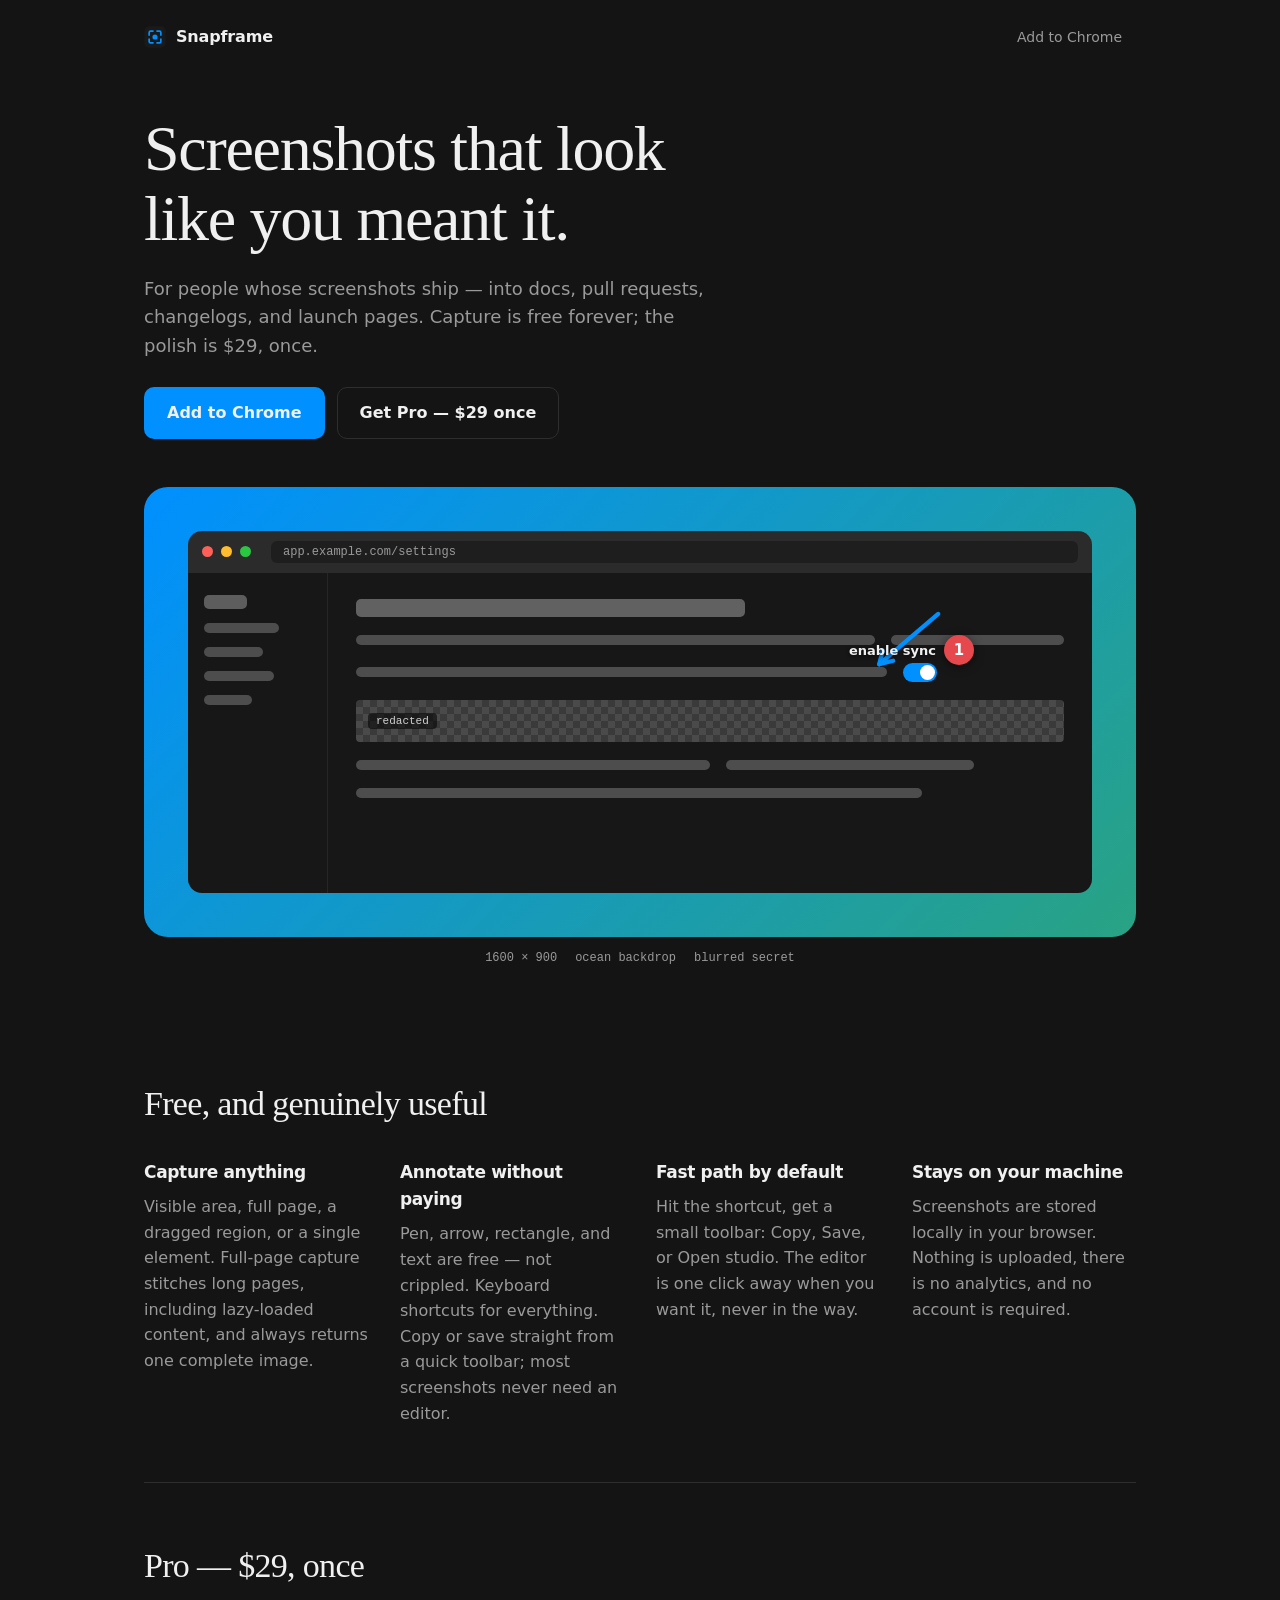
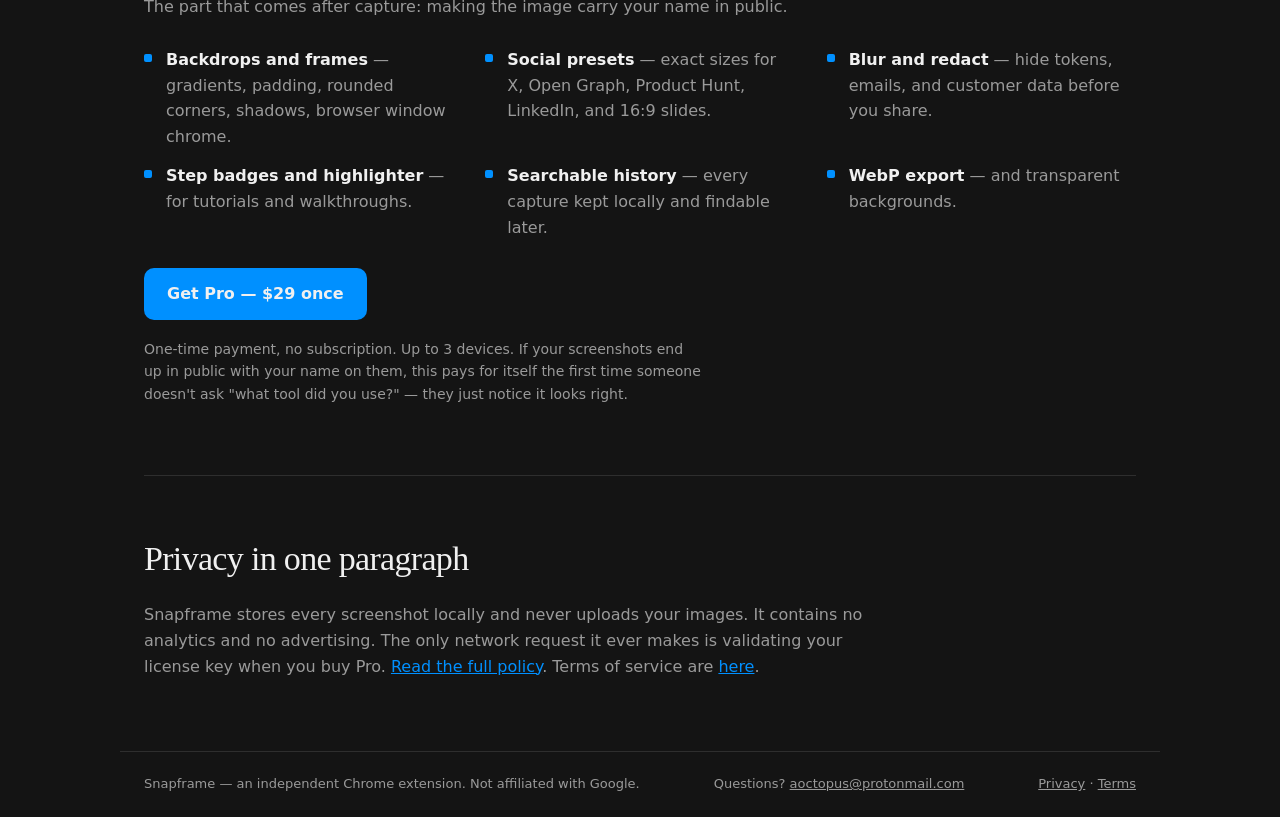
<file: index.html>
<!doctype html>
<html lang="en">
<head>
<meta charset="utf-8">
<meta name="viewport" content="width=device-width, initial-scale=1">
<title>Snapframe — screenshots that look like you meant it</title>
<meta name="description" content="Chrome extension: capture full pages, blur secrets, add frames and social presets. Free capture and annotation; Pro is $29 once.">
<link rel="icon" href="favicon.png" type="image/png">
<link rel="stylesheet" href="style.css">
</head>
<body>

<header class="top">
  <a class="brand" href="./">
    <svg width="22" height="22" viewBox="0 0 128 128" aria-hidden="true">
      <rect x="2" y="2" width="124" height="124" rx="26" fill="#1a1a1a"/>
      <g stroke="#0090ff" stroke-width="10" fill="none">
        <path d="M30 56 V38 a8 8 0 0 1 8-8 H56"/>
        <path d="M72 30 h18 a8 8 0 0 1 8 8 v18"/>
        <path d="M98 72 v18 a8 8 0 0 1-8 8 H72"/>
        <path d="M56 98 H38 a8 8 0 0 1-8-8 V72"/>
      </g>
      <circle cx="64" cy="64" r="15" fill="#0090ff"/>
    </svg>
    <span>Snapframe</span>
  </a>
  <!-- TODO: replace # with the Chrome Web Store listing URL after publish -->
  <a class="store-link" href="#">Add to Chrome</a>
</header>

<main>

<section class="hero">
  <h1>Screenshots that look<br>like you meant it.</h1>
  <p class="lede">
    For people whose screenshots ship — into docs, pull requests, changelogs,
    and launch pages. Capture is free forever; the polish is&nbsp;$29, once.
  </p>
  <p class="actions">
    <!-- TODO: replace # with the Chrome Web Store listing URL after publish -->
    <a class="btn primary" href="#">Add to Chrome</a>
    <!-- TODO: replace # with the Creem checkout URL after deployment -->
    <a class="btn" href="#">Get Pro — $29 once</a>
  </p>

  <figure class="demo" aria-label="A raw capture, framed and redacted by Snapframe">
    <div class="demo-shot" role="img">
      <div class="shot-chrome" aria-hidden="true">
        <i></i><i></i><i></i>
        <span class="shot-url">app.example.com/settings</span>
      </div>
      <div class="shot-body">
        <div class="fake-sidebar">
          <b class="w40"></b><b class="w70"></b><b class="w55"></b><b class="w65"></b><b class="w45"></b>
        </div>
        <div class="fake-main">
          <b class="w60 big"></b>
          <div class="fake-row"><b class="w90"></b><b class="w30"></b></div>
          <div class="fake-row"><b class="w75"></b>
            <span class="fake-toggle" aria-hidden="true"><i></i></span>
          </div>
          <div class="fake-secret" aria-hidden="true">
            <span class="callout">redacted</span>
          </div>
          <div class="fake-row"><b class="w50"></b><b class="w35"></b></div>
          <div class="fake-row"><b class="w80"></b></div>
          <svg class="anno-arrow" viewBox="0 0 120 90" aria-hidden="true">
            <path d="M96 8 L28 66" />
            <path d="M28 66 l4-16 m-4 16 l16-4" />
          </svg>
          <span class="step-badge" aria-hidden="true">1</span>
          <span class="anno-label" aria-hidden="true">enable sync</span>
        </div>
      </div>
    </div>
    <figcaption class="demo-cap">
      <span>1600 × 900</span><span>ocean backdrop</span><span>blurred secret</span>
    </figcaption>
  </figure>
</section>

<section class="split" id="free">
  <h2>Free, and genuinely useful</h2>
  <div class="split-grid">
    <div>
      <h3>Capture anything</h3>
      <p>Visible area, full page, a dragged region, or a single element.
         Full-page capture stitches long pages, including lazy-loaded content,
         and always returns one complete image.</p>
    </div>
    <div>
      <h3>Annotate without paying</h3>
      <p>Pen, arrow, rectangle, and text are free — not crippled. Keyboard
         shortcuts for everything. Copy or save straight from a quick toolbar;
         most screenshots never need an editor.</p>
    </div>
    <div>
      <h3>Fast path by default</h3>
      <p>Hit the shortcut, get a small toolbar: Copy, Save, or Open studio.
         The editor is one click away when you want it, never in the way.</p>
    </div>
    <div>
      <h3>Stays on your machine</h3>
      <p>Screenshots are stored locally in your browser. Nothing is uploaded,
         there is no analytics, and no account is required.</p>
    </div>
  </div>
</section>

<section class="pro" id="pro">
  <h2>Pro — $29, once</h2>
  <p class="pro-lede">The part that comes after capture: making the image
     carry your name in public.</p>
  <ul class="pro-list">
    <li><strong>Backdrops and frames</strong> — gradients, padding, rounded
        corners, shadows, browser window chrome.</li>
    <li><strong>Social presets</strong> — exact sizes for X, Open Graph,
        Product Hunt, LinkedIn, and 16:9 slides.</li>
    <li><strong>Blur and redact</strong> — hide tokens, emails, and customer
        data before you share.</li>
    <li><strong>Step badges and highlighter</strong> — for tutorials and
        walkthroughs.</li>
    <li><strong>Searchable history</strong> — every capture kept locally and
        findable later.</li>
    <li><strong>WebP export</strong> — and transparent backgrounds.</li>
  </ul>
  <!-- TODO: replace # with the Creem checkout URL after deployment -->
  <p class="actions"><a class="btn primary" href="#">Get Pro — $29 once</a></p>
  <p class="fineprint">One-time payment, no subscription. Up to 3 devices.
     If your screenshots end up in public with your name on them, this pays
     for itself the first time someone doesn't ask "what tool did you use?"
     — they just notice it looks right.</p>
</section>

<section class="privacy" id="privacy">
  <h2>Privacy in one paragraph</h2>
  <p>Snapframe stores every screenshot locally and never uploads your images.
     It contains no analytics and no advertising. The only network request it
     ever makes is validating your license key when you buy Pro.
     <a href="privacy.html">Read the full policy</a>.
     Terms of service are <a href="terms.html">here</a>.</p>
</section>

</main>

<footer class="foot">
  <span>Snapframe — an independent Chrome extension. Not affiliated with Google.</span>
  <span>
    Questions? <a href="mailto:aoctopus@protonmail.com">aoctopus@protonmail.com</a>
  </span>
  <span>
    <a href="privacy.html">Privacy</a> · <a href="terms.html">Terms</a>
  </span>
</footer>

</body>
</html>
</file>
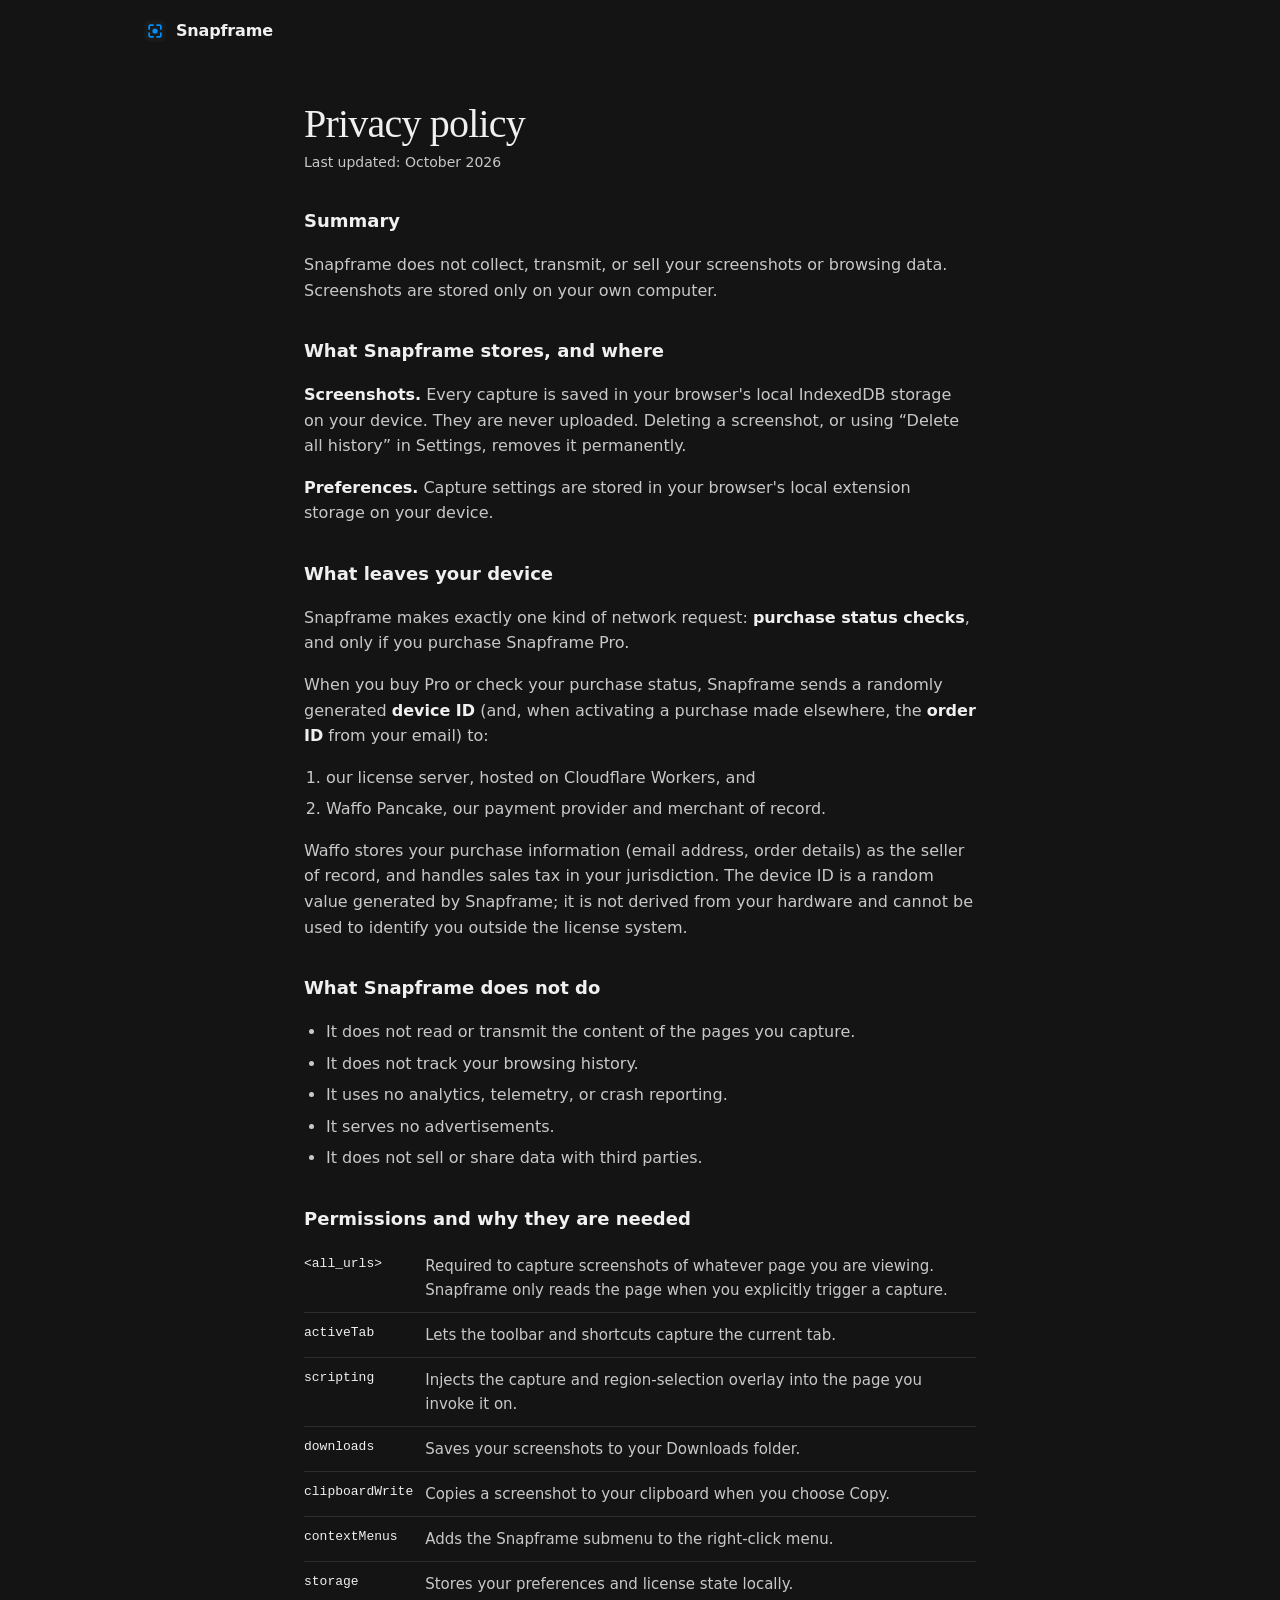
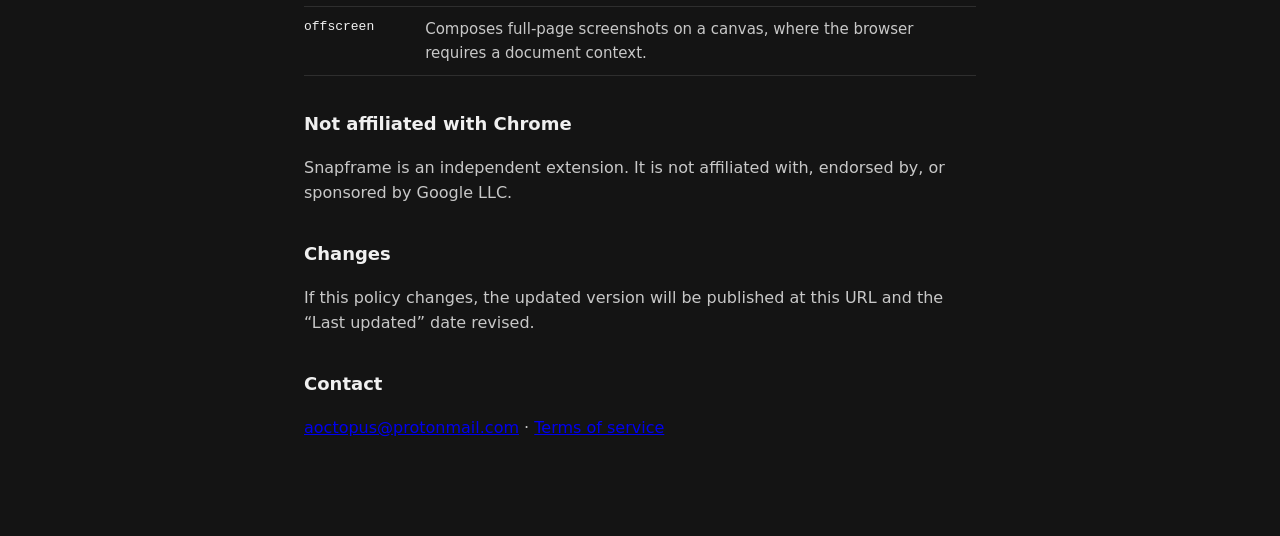
<file: privacy.html>
<!doctype html>
<html lang="en">
<head>
<meta charset="utf-8">
<meta name="viewport" content="width=device-width, initial-scale=1">
<title>Privacy policy — Snapframe</title>
<link rel="icon" href="favicon.png" type="image/png">
<link rel="stylesheet" href="style.css">
</head>
<body>

<header class="top">
  <a class="brand" href="./">
    <svg width="22" height="22" viewBox="0 0 128 128" aria-hidden="true">
      <rect x="2" y="2" width="124" height="124" rx="26" fill="#1a1a1a"/>
      <g stroke="#0090ff" stroke-width="10" fill="none">
        <path d="M30 56 V38 a8 8 0 0 1 8-8 H56"/>
        <path d="M72 30 h18 a8 8 0 0 1 8 8 v18"/>
        <path d="M98 72 v18 a8 8 0 0 1-8 8 H72"/>
        <path d="M56 98 H38 a8 8 0 0 1-8-8 V72"/>
      </g>
      <circle cx="64" cy="64" r="15" fill="#0090ff"/>
    </svg>
    <span>Snapframe</span>
  </a>
</header>

<main class="doc">
  <h1>Privacy policy</h1>
  <p class="doc-date">Last updated: October 2026</p>

  <h2>Summary</h2>
  <p>Snapframe does not collect, transmit, or sell your screenshots or browsing
     data. Screenshots are stored only on your own computer.</p>

  <h2>What Snapframe stores, and where</h2>
  <p><strong>Screenshots.</strong> Every capture is saved in your browser's
     local IndexedDB storage on your device. They are never uploaded. Deleting
     a screenshot, or using “Delete all history” in Settings, removes it
     permanently.</p>
  <p><strong>Preferences.</strong> Capture settings are stored in your
     browser's local extension storage on your device.</p>

  <h2>What leaves your device</h2>
  <p>Snapframe makes exactly one kind of network request: <strong>purchase
     status checks</strong>, and only if you purchase Snapframe Pro.</p>
  <p>When you buy Pro or check your purchase status, Snapframe sends a
     randomly generated <strong>device ID</strong> (and, when activating a
     purchase made elsewhere, the <strong>order ID</strong> from your email)
     to:</p>
  <ol>
    <li>our license server, hosted on Cloudflare Workers, and</li>
    <li>Waffo Pancake, our payment provider and merchant of record.</li>
  </ol>
  <p>Waffo stores your purchase information (email address, order details) as
     the seller of record, and handles sales tax in your jurisdiction. The
     device ID is a random value generated by Snapframe; it is not derived
     from your hardware and cannot be used to identify you outside the
     license system.</p>

  <h2>What Snapframe does not do</h2>
  <ul>
    <li>It does not read or transmit the content of the pages you capture.</li>
    <li>It does not track your browsing history.</li>
    <li>It uses no analytics, telemetry, or crash reporting.</li>
    <li>It serves no advertisements.</li>
    <li>It does not sell or share data with third parties.</li>
  </ul>

  <h2>Permissions and why they are needed</h2>
  <table class="perm">
    <tr><th scope="row">&lt;all_urls&gt;</th>
        <td>Required to capture screenshots of whatever page you are viewing.
            Snapframe only reads the page when you explicitly trigger a
            capture.</td></tr>
    <tr><th scope="row">activeTab</th>
        <td>Lets the toolbar and shortcuts capture the current tab.</td></tr>
    <tr><th scope="row">scripting</th>
        <td>Injects the capture and region-selection overlay into the page you
            invoke it on.</td></tr>
    <tr><th scope="row">downloads</th>
        <td>Saves your screenshots to your Downloads folder.</td></tr>
    <tr><th scope="row">clipboardWrite</th>
        <td>Copies a screenshot to your clipboard when you choose Copy.</td></tr>
    <tr><th scope="row">contextMenus</th>
        <td>Adds the Snapframe submenu to the right-click menu.</td></tr>
    <tr><th scope="row">storage</th>
        <td>Stores your preferences and license state locally.</td></tr>
    <tr><th scope="row">offscreen</th>
        <td>Composes full-page screenshots on a canvas, where the browser
            requires a document context.</td></tr>
  </table>

  <h2>Not affiliated with Chrome</h2>
  <p>Snapframe is an independent extension. It is not affiliated with,
     endorsed by, or sponsored by Google LLC.</p>

  <h2>Changes</h2>
  <p>If this policy changes, the updated version will be published at this
     URL and the “Last updated” date revised.</p>

  <h2>Contact</h2>
  <p><a href="mailto:aoctopus@protonmail.com">aoctopus@protonmail.com</a>
     · <a href="terms.html">Terms of service</a></p>
</main>

</body>
</html>
</file>
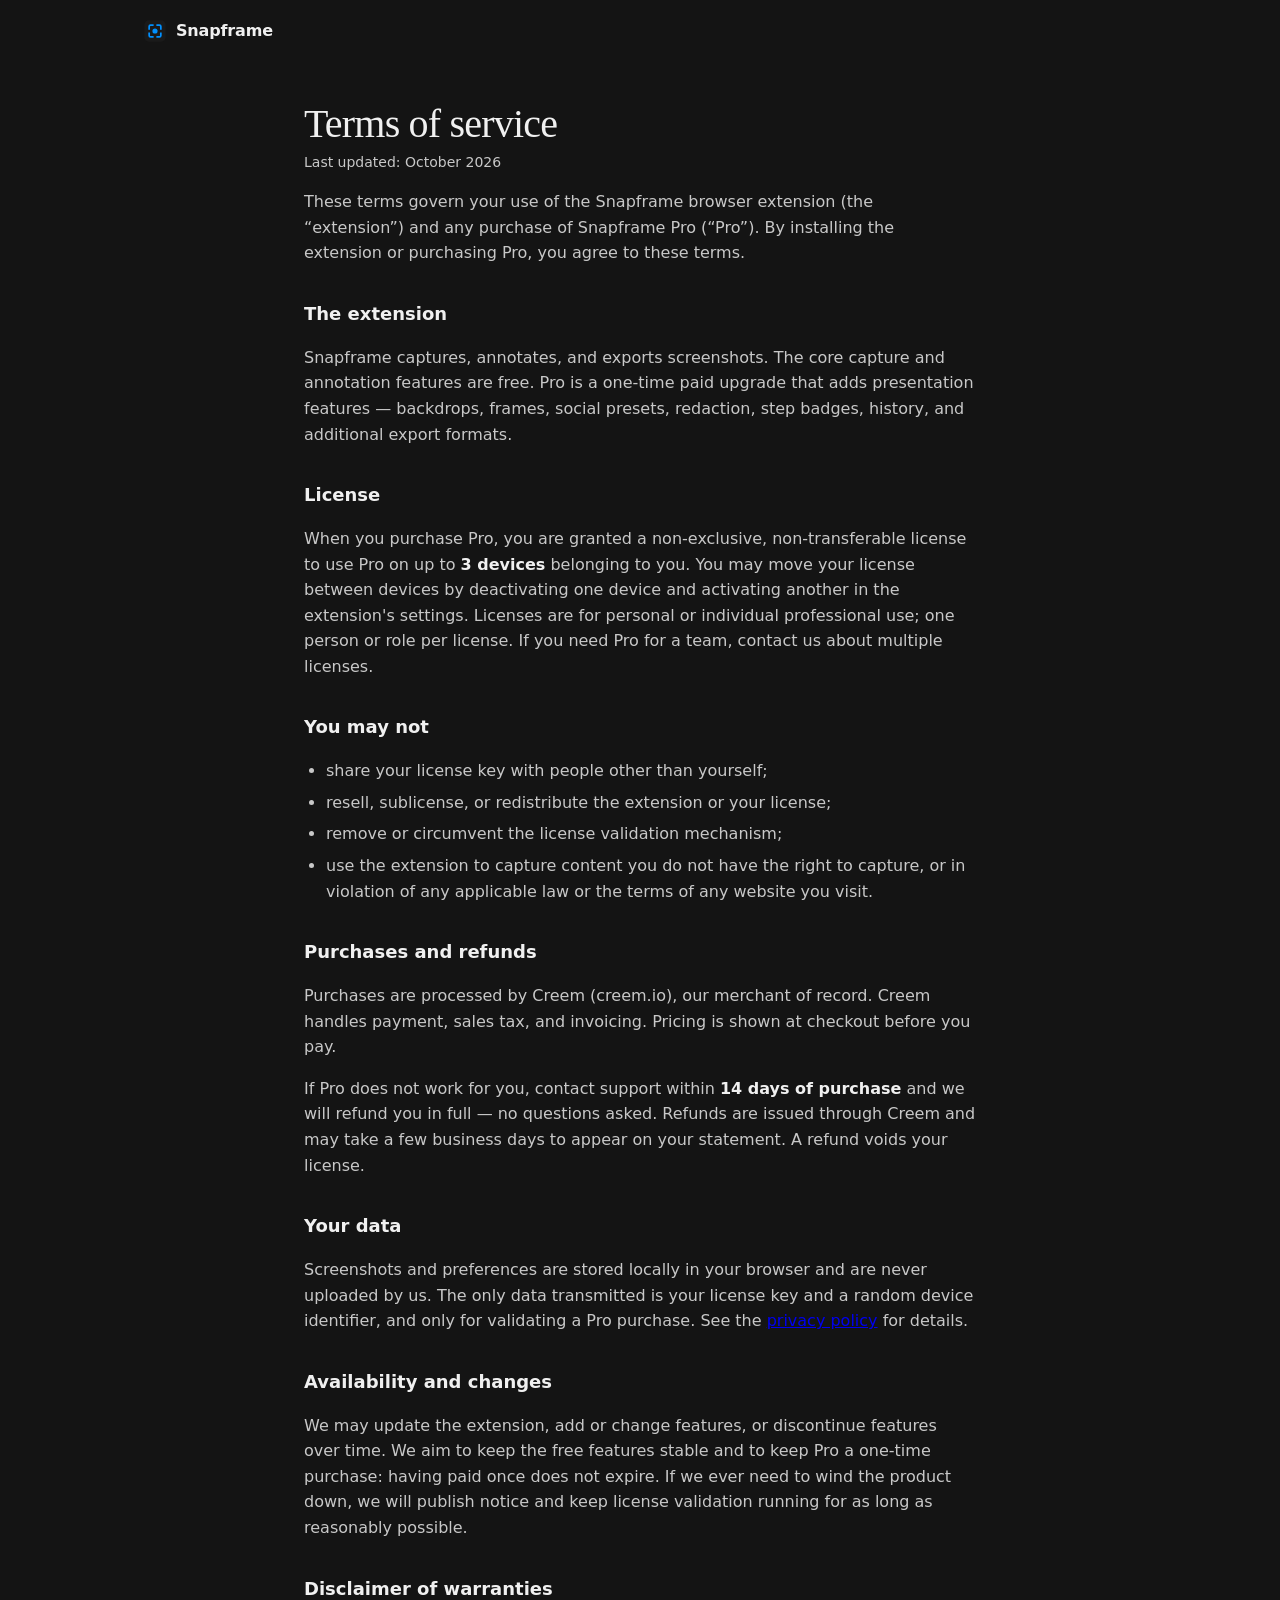
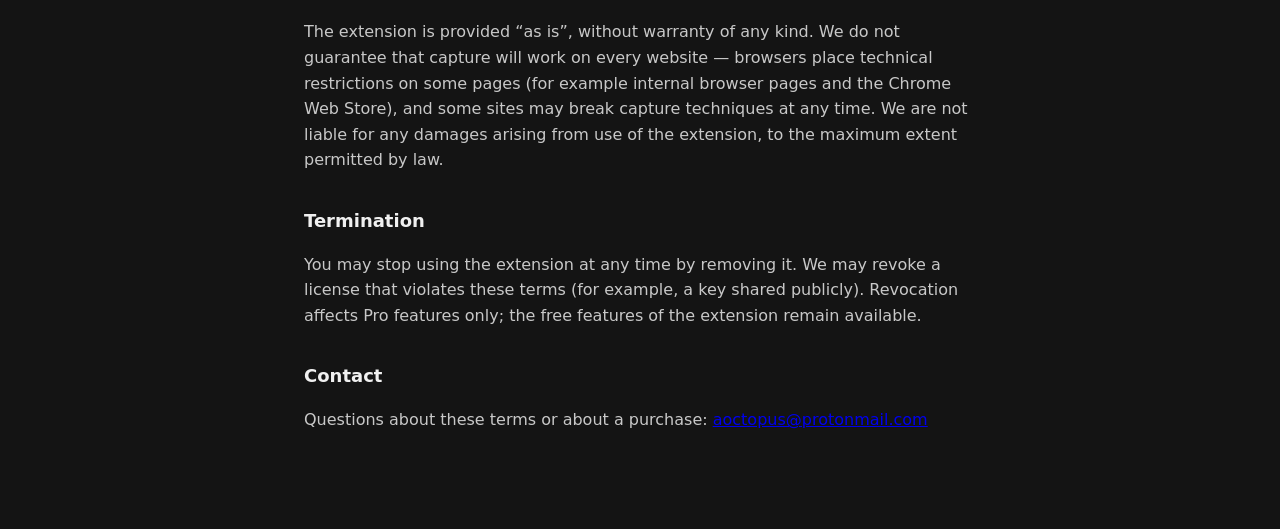
<file: terms.html>
<!doctype html>
<html lang="en">
<head>
<meta charset="utf-8">
<meta name="viewport" content="width=device-width, initial-scale=1">
<title>Terms of service — Snapframe</title>
<link rel="icon" href="favicon.png" type="image/png">
<link rel="stylesheet" href="style.css">
</head>
<body>

<header class="top">
  <a class="brand" href="./">
    <svg width="22" height="22" viewBox="0 0 128 128" aria-hidden="true">
      <rect x="2" y="2" width="124" height="124" rx="26" fill="#1a1a1a"/>
      <g stroke="#0090ff" stroke-width="10" fill="none">
        <path d="M30 56 V38 a8 8 0 0 1 8-8 H56"/>
        <path d="M72 30 h18 a8 8 0 0 1 8 8 v18"/>
        <path d="M98 72 v18 a8 8 0 0 1-8 8 H72"/>
        <path d="M56 98 H38 a8 8 0 0 1-8-8 V72"/>
      </g>
      <circle cx="64" cy="64" r="15" fill="#0090ff"/>
    </svg>
    <span>Snapframe</span>
  </a>
</header>

<main class="doc">
  <h1>Terms of service</h1>
  <p class="doc-date">Last updated: October 2026</p>

  <p>These terms govern your use of the Snapframe browser extension (the
     “extension”) and any purchase of Snapframe Pro (“Pro”). By installing the
     extension or purchasing Pro, you agree to these terms.</p>

  <h2>The extension</h2>
  <p>Snapframe captures, annotates, and exports screenshots. The core capture
     and annotation features are free. Pro is a one-time paid upgrade that
     adds presentation features — backdrops, frames, social presets,
     redaction, step badges, history, and additional export formats.</p>

  <h2>License</h2>
  <p>When you purchase Pro, you are granted a non-exclusive,
     non-transferable license to use Pro on up to <strong>3 devices</strong>
     belonging to you. You may move your license between devices by
     deactivating one device and activating another in the extension's
     settings. Licenses are for personal or individual professional use; one
     person or role per license. If you need Pro for a team, contact us about
     multiple licenses.</p>

  <h2>You may not</h2>
  <ul>
    <li>share your license key with people other than yourself;</li>
    <li>resell, sublicense, or redistribute the extension or your license;</li>
    <li>remove or circumvent the license validation mechanism;</li>
    <li>use the extension to capture content you do not have the right to
        capture, or in violation of any applicable law or the terms of any
        website you visit.</li>
  </ul>

  <h2>Purchases and refunds</h2>
  <p>Purchases are processed by Creem (creem.io), our merchant of record.
     Creem handles payment, sales tax, and invoicing. Pricing is shown at
     checkout before you pay.</p>
  <p>If Pro does not work for you, contact support within
     <strong>14 days of purchase</strong> and we will refund you in full —
     no questions asked. Refunds are issued through Creem and may take a few
     business days to appear on your statement. A refund voids your license.</p>

  <h2>Your data</h2>
  <p>Screenshots and preferences are stored locally in your browser and are
     never uploaded by us. The only data transmitted is your license key and
     a random device identifier, and only for validating a Pro purchase.
     See the <a href="privacy.html">privacy policy</a> for details.</p>

  <h2>Availability and changes</h2>
  <p>We may update the extension, add or change features, or discontinue
     features over time. We aim to keep the free features stable and to
     keep Pro a one-time purchase: having paid once does not expire.
     If we ever need to wind the product down, we will publish notice and
     keep license validation running for as long as reasonably possible.</p>

  <h2>Disclaimer of warranties</h2>
  <p>The extension is provided “as is”, without warranty of any kind. We do
     not guarantee that capture will work on every website — browsers place
     technical restrictions on some pages (for example internal browser
     pages and the Chrome Web Store), and some sites may break capture
     techniques at any time. We are not liable for any damages arising from
     use of the extension, to the maximum extent permitted by law.</p>

  <h2>Termination</h2>
  <p>You may stop using the extension at any time by removing it. We may
     revoke a license that violates these terms (for example, a key shared
     publicly). Revocation affects Pro features only; the free features of
     the extension remain available.</p>

  <h2>Contact</h2>
  <p>Questions about these terms or about a purchase:
     <a href="mailto:aoctopus@protonmail.com">aoctopus@protonmail.com</a></p>
</main>

</body>
</html>
</file>
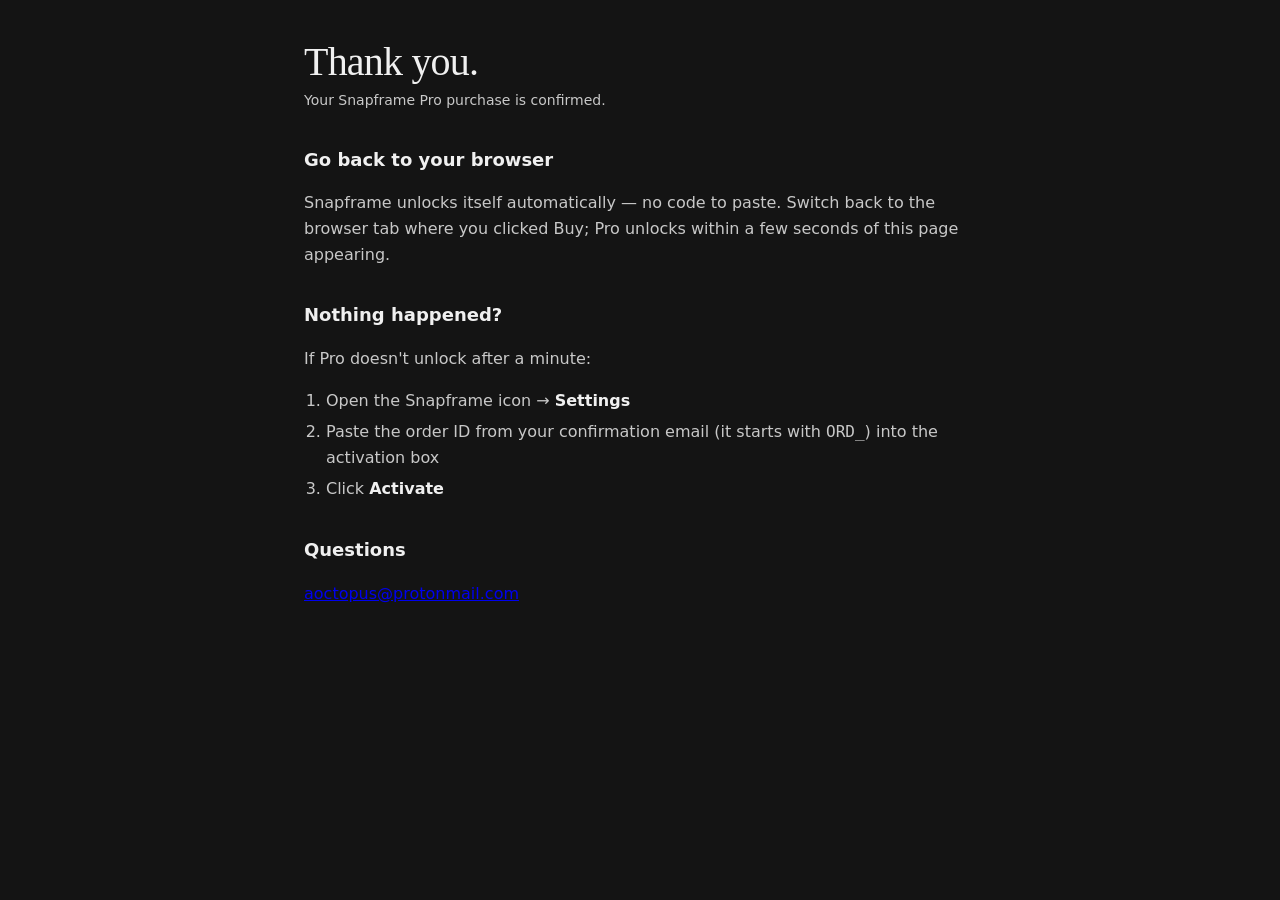
<file: thank-you.html>
<!doctype html>
<html lang="en">
<head>
<meta charset="utf-8">
<meta name="viewport" content="width=device-width, initial-scale=1">
<title>Thank you — Snapframe Pro</title>
<link rel="icon" href="favicon.png" type="image/png">
<link rel="stylesheet" href="style.css">
</head>
<body>

<main class="doc">
  <h1>Thank you.</h1>
  <p class="doc-date">Your Snapframe Pro purchase is confirmed.</p>

  <h2>Go back to your browser</h2>
  <p>Snapframe unlocks itself automatically — no code to paste.
     Switch back to the browser tab where you clicked Buy; Pro unlocks
     within a few seconds of this page appearing.</p>

  <h2>Nothing happened?</h2>
  <p>If Pro doesn't unlock after a minute:</p>
  <ol>
    <li>Open the Snapframe icon → <strong>Settings</strong></li>
    <li>Paste the order ID from your confirmation email
        (it starts with <code>ORD_</code>) into the activation box</li>
    <li>Click <strong>Activate</strong></li>
  </ol>

  <h2>Questions</h2>
  <p><a href="mailto:aoctopus@protonmail.com">aoctopus@protonmail.com</a></p>
</main>

</body>
</html>
</file>
<file: style.css>
/* Snapframe landing — one page, one accent, one memorable thing: the demo shot. */

:root {
  --bg: #141414;
  --panel: #1c1c1c;
  --line: #2e2e2e;
  --text: #f0f0f0;
  --muted: #9a9a9a;
  --accent: #0090ff;
  --accent-press: #0077d4;
  --serif: Georgia, 'Times New Roman', serif;
  --sans: system-ui, -apple-system, sans-serif;
  --mono: ui-monospace, 'SF Mono', Menlo, monospace;
}

* { box-sizing: border-box; }

html { scroll-behavior: smooth; }

body {
  margin: 0;
  background: var(--bg);
  color: var(--text);
  font: 16px/1.6 var(--sans);
}

/* ---------- chrome ---------- */

.top {
  display: flex;
  align-items: center;
  justify-content: space-between;
  max-width: 1040px;
  margin: 0 auto;
  padding: 18px 24px;
}

.brand {
  display: flex;
  align-items: center;
  gap: 10px;
  color: var(--text);
  text-decoration: none;
  font-weight: 700;
  letter-spacing: -0.01em;
}

.store-link {
  color: var(--muted);
  text-decoration: none;
  font-size: 14px;
  padding: 8px 14px;
  border-radius: 8px;
  transition: background 0.15s, color 0.15s;
}

.store-link:hover { background: var(--panel); color: var(--text); }

main { max-width: 1040px; margin: 0 auto; padding: 0 24px; }

section { padding: 56px 0; }

h1, h2, h3 { letter-spacing: -0.02em; margin: 0; }

/* ---------- hero ---------- */

.hero { padding-top: 40px; }

h1 {
  font-family: var(--serif);
  font-weight: 400;
  font-size: clamp(40px, 6.5vw, 64px);
  line-height: 1.08;
}

.lede {
  max-width: 560px;
  color: var(--muted);
  font-size: 18px;
  margin: 22px 0 26px;
}

.actions { display: flex; gap: 12px; flex-wrap: wrap; margin: 0; }

.btn {
  display: inline-block;
  padding: 12px 22px;
  border-radius: 10px;
  border: 1px solid var(--line);
  color: var(--text);
  text-decoration: none;
  font-weight: 600;
  transition: background 0.15s, border-color 0.15s;
}

.btn:hover { background: var(--panel); }

.btn.primary {
  background: var(--accent);
  border-color: transparent;
}

.btn.primary:hover { background: var(--accent-press); }

/* ---------- the demo shot ---------- */

.demo { margin: 48px 0 0; }

.demo-shot {
  background: linear-gradient(135deg, #0090ff 0%, #29a383 100%);
  border-radius: 24px;
  padding: clamp(20px, 4vw, 44px);
}

.shot-chrome {
  display: flex;
  align-items: center;
  gap: 8px;
  background: #2b2b2b;
  border-radius: 14px 14px 0 0;
  padding: 10px 14px;
}

.shot-chrome i {
  width: 11px;
  height: 11px;
  border-radius: 50%;
  background: #ff5f57;
}
.shot-chrome i:nth-child(2) { background: #febc2e; }
.shot-chrome i:nth-child(3) { background: #28c840; }

.shot-url {
  flex: 1;
  margin-left: 12px;
  background: #1e1e1e;
  border-radius: 6px;
  padding: 5px 12px;
  color: var(--muted);
  font: 12px/1 var(--mono);
}

.shot-body {
  display: flex;
  background: #171717;
  border-radius: 0 0 14px 14px;
  min-height: 320px;
}

.fake-sidebar {
  width: 140px;
  border-right: 1px solid #262626;
  padding: 22px 16px;
  display: flex;
  flex-direction: column;
  gap: 14px;
}

.fake-sidebar b, .fake-main b {
  display: block;
  height: 10px;
  border-radius: 5px;
  background: #4d4d4d;
}

.fake-sidebar b:first-child { height: 14px; background: #5d5d5d; }

.fake-main {
  flex: 1;
  position: relative;
  padding: 26px 28px;
  display: flex;
  flex-direction: column;
  gap: 18px;
}

.fake-main .big { height: 18px; width: 55%; background: #616161; }

.fake-row {
  display: flex;
  align-items: center;
  gap: 16px;
}

.w30 { width: 30%; }
.w35 { width: 35%; }
.w40 { width: 40%; }
.w45 { width: 45%; }
.w50 { width: 50%; }
.w55 { width: 55%; }
.w60 { width: 60%; }
.w65 { width: 65%; }
.w70 { width: 70%; }
.w75 { width: 75%; }
.w80 { width: 80%; }
.w90 { width: 90%; }

.fake-toggle {
  width: 34px;
  height: 19px;
  border-radius: 10px;
  background: var(--accent);
  position: relative;
  display: inline-block;
}

.fake-toggle i {
  position: absolute;
  right: 2px;
  top: 2px;
  width: 15px;
  height: 15px;
  border-radius: 50%;
  background: #fff;
}

/* redacted block: pixelated look via stacked squares */
.fake-secret {
  height: 42px;
  border-radius: 4px;
  background:
    conic-gradient(#4a4a4a 25%, #3a3a3a 0 50%, #4a4a4a 0 75%, #3a3a3a 0) 0 0 / 14px 14px;
  position: relative;
}

.fake-secret .callout {
  position: absolute;
  top: 50%;
  left: 12px;
  transform: translateY(-50%);
  font: 11px var(--mono);
  color: #cfcfcf;
  background: rgba(0, 0, 0, 0.55);
  padding: 2px 8px;
  border-radius: 4px;
}

.anno-arrow {
  position: absolute;
  right: 120px;
  top: 34px;
  width: 130px;
  height: 78px;
}

.anno-arrow path {
  stroke: var(--accent);
  stroke-width: 5;
  fill: none;
  stroke-linecap: round;
}

.step-badge {
  position: absolute;
  right: 118px;
  top: 62px;
  width: 30px;
  height: 30px;
  border-radius: 50%;
  background: #e5484d;
  color: #fff;
  font: 700 15px/30px var(--sans);
  text-align: center;
  box-shadow: 0 2px 10px rgba(0, 0, 0, 0.5);
}

.anno-label {
  position: absolute;
  right: 156px;
  top: 70px;
  color: #f0f0f0;
  font: 600 13px var(--sans);
  text-shadow: 0 1px 4px rgba(0, 0, 0, 0.8);
}

.demo-cap {
  display: flex;
  gap: 18px;
  justify-content: center;
  margin-top: 14px;
  color: var(--muted);
  font: 12px var(--mono);
}

/* ---------- sections ---------- */

.split-grid {
  display: grid;
  grid-template-columns: repeat(auto-fit, minmax(220px, 1fr));
  gap: 32px;
  margin-top: 28px;
}

h2 {
  font-family: var(--serif);
  font-weight: 400;
  font-size: clamp(26px, 3.4vw, 34px);
}

h3 { font-size: 17px; margin-bottom: 8px; }

.split p, .pro-lede { color: var(--muted); margin: 0; }

.pro {
  border-top: 1px solid var(--line);
}

.pro-list {
  list-style: none;
  padding: 0;
  margin: 28px 0;
  display: grid;
  grid-template-columns: repeat(auto-fit, minmax(280px, 1fr));
  gap: 14px 32px;
}

.pro-list li {
  color: var(--muted);
  padding-left: 22px;
  position: relative;
}

.pro-list li::before {
  content: "";
  position: absolute;
  left: 0;
  top: 7px;
  width: 8px;
  height: 8px;
  border-radius: 2px;
  background: var(--accent);
}

.pro-list strong { color: var(--text); }

.fineprint {
  color: var(--muted);
  font-size: 14px;
  max-width: 560px;
  margin-top: 18px;
}

.privacy {
  border-top: 1px solid var(--line);
}

.privacy p { color: var(--muted); max-width: 720px; }

.privacy a { color: var(--accent); }

/* ---------- footer ---------- */

.foot {
  border-top: 1px solid var(--line);
  display: flex;
  justify-content: space-between;
  flex-wrap: wrap;
  gap: 8px;
  max-width: 1040px;
  margin: 0 auto;
  padding: 22px 24px;
  color: var(--muted);
  font-size: 13px;
}

.foot a { color: var(--muted); }
.foot a:hover { color: var(--text); }

/* ---------- responsive ---------- */

@media (max-width: 640px) {
  .shot-body { flex-direction: column; }
  .fake-sidebar {
    width: auto;
    flex-direction: row;
    border-right: 0;
    border-bottom: 1px solid #262626;
    padding: 14px 20px;
  }
  .fake-sidebar b { height: 9px; }
  .anno-arrow, .anno-label { display: none; }
  .step-badge { top: auto; bottom: 18px; right: 20px; }
}

/* ---------- a11y ---------- */

:focus-visible {
  outline: 2px solid var(--accent);
  outline-offset: 2px;
}

@media (prefers-reduced-motion: reduce) {
  html { scroll-behavior: auto; }
  * { transition: none !important; }
}

/* ---------- doc pages (privacy) ---------- */

.doc {
  max-width: 720px;
  padding: 40px 24px 80px;
}

.doc h1 {
  font-family: var(--serif);
  font-weight: 400;
  font-size: clamp(30px, 4.5vw, 40px);
}

.doc-date {
  color: var(--muted);
  font-size: 14px;
  margin-top: 6px;
}

.doc h2 {
  font-family: var(--sans);
  font-weight: 600;
  font-size: 18px;
  margin: 34px 0 10px;
  letter-spacing: 0;
}

.doc p, .doc li { color: #c8c8c8; }
.doc strong { color: var(--text); }

.doc ul, .doc ol { padding-left: 22px; }
.doc li { margin-bottom: 6px; }

table.perm {
  border-collapse: collapse;
  width: 100%;
  margin-top: 10px;
}

table.perm th, table.perm td {
  text-align: left;
  vertical-align: top;
  padding: 10px 12px 10px 0;
  border-bottom: 1px solid var(--line);
  color: #c8c8c8;
  font-weight: 400;
  font-size: 15px;
}

table.perm th {
  white-space: nowrap;
  font-family: var(--mono);
  font-size: 13px;
  color: var(--text);
}
</file>
